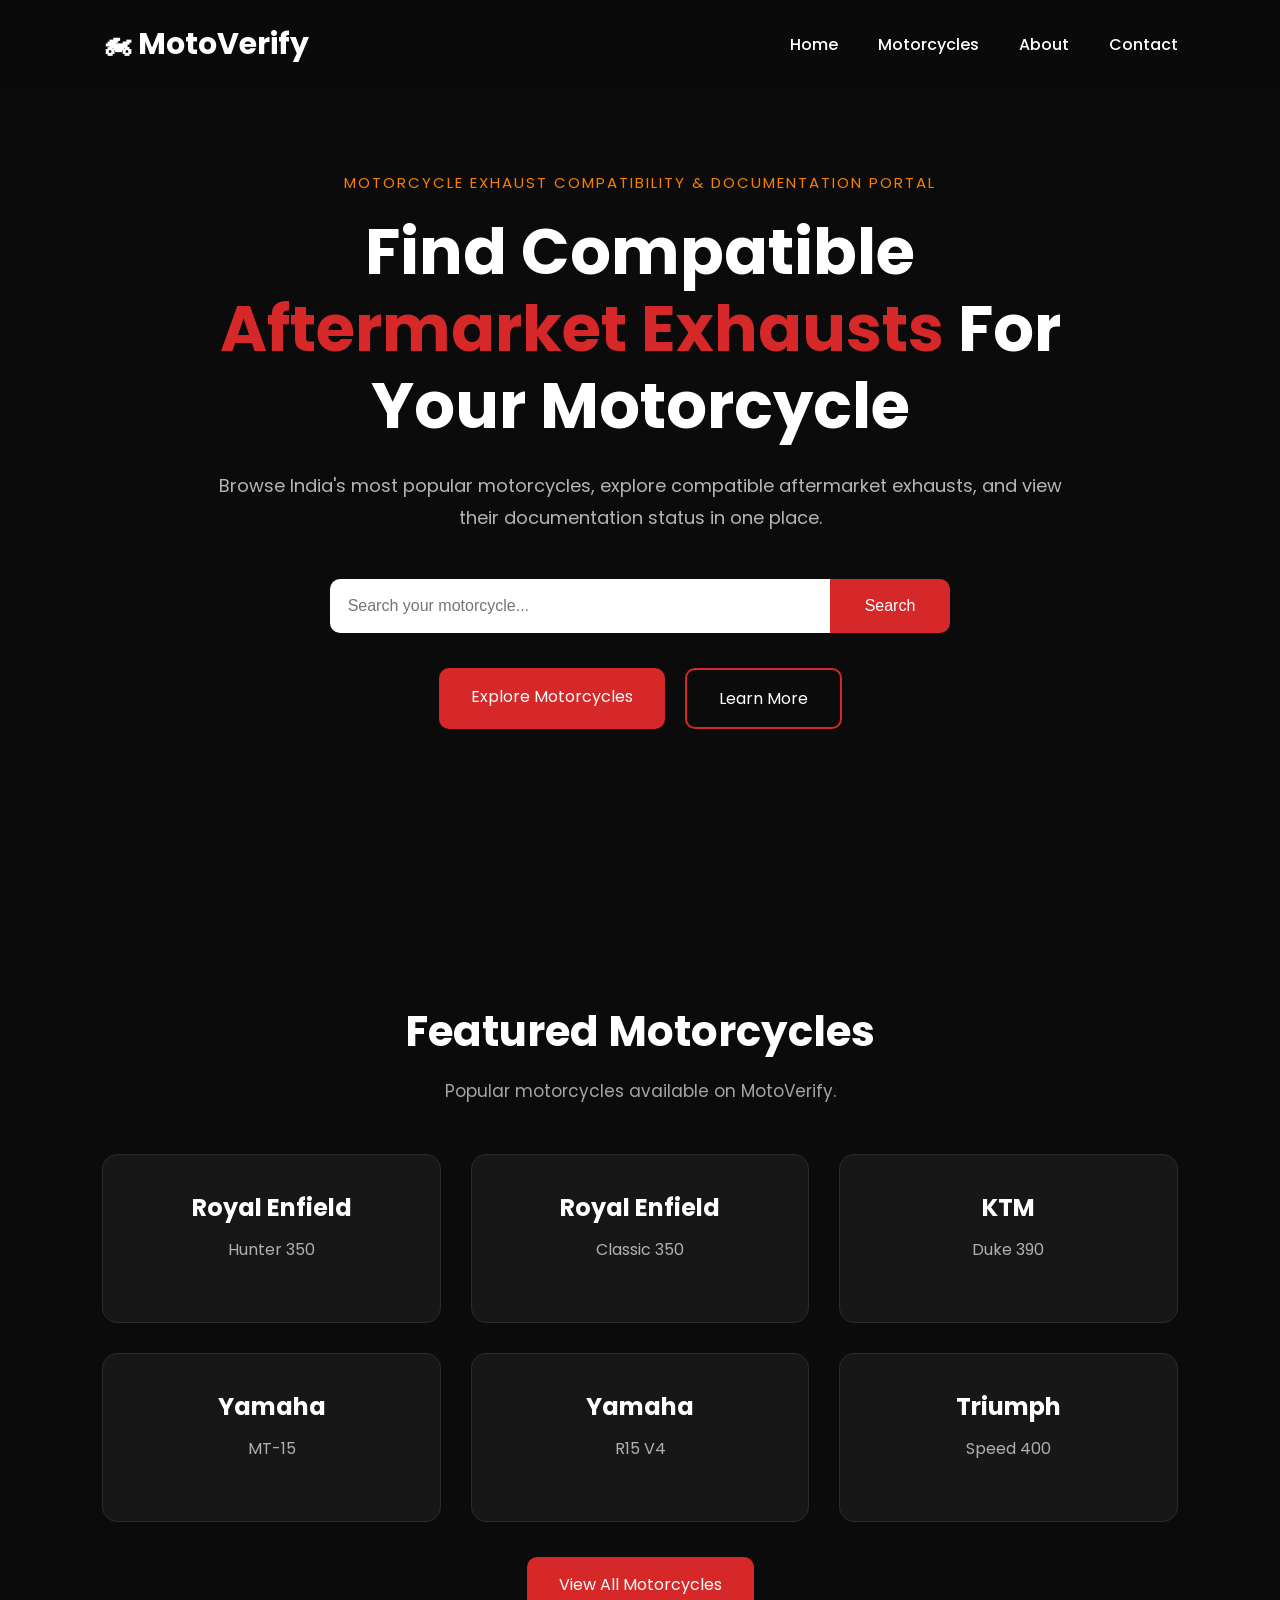
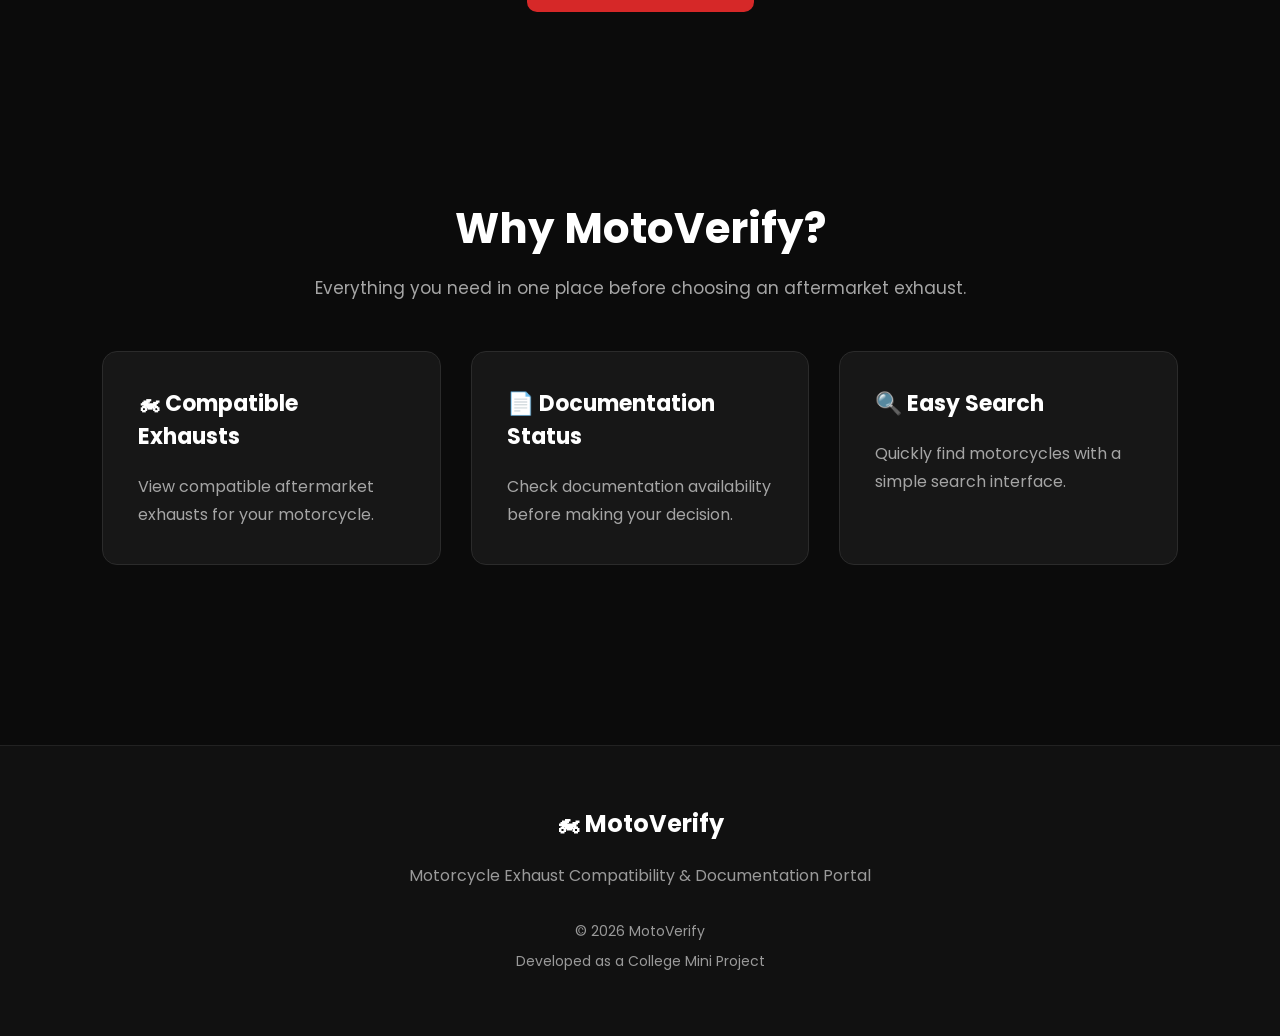
<file: index.html>
<!DOCTYPE html>
<html lang="en">

<head>
    <meta charset="UTF-8">
    <meta name="viewport" content="width=device-width, initial-scale=1.0">
    <title>MotoVerify | Motorcycle Exhaust Compatibility Portal</title>

    <!-- Google Font -->
    <link rel="preconnect" href="https://fonts.googleapis.com">
    <link rel="preconnect" href="https://fonts.gstatic.com" crossorigin>

    <link
        href="https://fonts.googleapis.com/css2?family=Poppins:wght@300;400;500;600;700;800&display=swap"
        rel="stylesheet">

    <!-- CSS -->
    <link rel="stylesheet" href="css/style.css">
</head>

<body>

    <!-- ================= NAVIGATION ================= -->

    <nav>

        <div class="logo">
            <h2>🏍 MotoVerify</h2>
        </div>

        <ul>
            <li><a href="index.html">Home</a></li>
            <li><a href="motorcycles.html">Motorcycles</a></li>
            <li><a href="about.html">About</a></li>
            <li><a href="contact.html">Contact</a></li>
        </ul>

    </nav>

    <!-- ================= HERO SECTION ================= -->

    <section class="hero">

        <div class="hero-content">

            <p class="subtitle">
                Motorcycle Exhaust Compatibility & Documentation Portal
            </p>

            <h1>
                Find Compatible
                <span>Aftermarket Exhausts</span>
                For Your Motorcycle
            </h1>

            <p class="description">

                Browse India's most popular motorcycles,
                explore compatible aftermarket exhausts,
                and view their documentation status
                in one place.

            </p>

           <div class="search-box">

    <input
        type="text"
        id="searchInput"
        placeholder="Search your motorcycle..."
        autocomplete="off">

    <button onclick="searchBike()">Search</button>

</div>

<div id="suggestions" class="suggestions"></div>

            <div class="hero-buttons">

                <a href="motorcycles.html" class="primary-btn">
                    Explore Motorcycles
                </a>

                <a href="about.html" class="secondary-btn">
                    Learn More
                </a>

            </div>

        </div>

    </section>

    <!-- ================= FEATURED MOTORCYCLES ================= -->

    <section class="featured">

        <div class="section-heading">

            <h2>Featured Motorcycles</h2>

            <p>
                Popular motorcycles available on MotoVerify.
            </p>

        </div>

        <div class="bike-grid">

            <div class="bike-card">
                <h3>Royal Enfield</h3>
                <p>Hunter 350</p>
            </div>

            <div class="bike-card">
                <h3>Royal Enfield</h3>
                <p>Classic 350</p>
            </div>

            <div class="bike-card">
                <h3>KTM</h3>
                <p>Duke 390</p>
            </div>

            <div class="bike-card">
                <h3>Yamaha</h3>
                <p>MT-15</p>
            </div>

            <div class="bike-card">
                <h3>Yamaha</h3>
                <p>R15 V4</p>
            </div>

            <div class="bike-card">
                <h3>Triumph</h3>
                <p>Speed 400</p>
            </div>

        </div>

        <div class="view-all">

            <a href="motorcycles.html" class="primary-btn">
                View All Motorcycles
            </a>

        </div>

    </section>

    <!-- ================= WHY MOTOVERIFY ================= -->

    <section class="why">

        <div class="section-heading">

            <h2>Why MotoVerify?</h2>

            <p>
                Everything you need in one place before choosing an aftermarket exhaust.
            </p>

        </div>

        <div class="why-grid">

            <div class="why-card">

                <h3>🏍 Compatible Exhausts</h3>

                <p>
                    View compatible aftermarket exhausts
                    for your motorcycle.
                </p>

            </div>

            <div class="why-card">

                <h3>📄 Documentation Status</h3>

                <p>
                    Check documentation availability
                    before making your decision.
                </p>

            </div>

            <div class="why-card">

                <h3>🔍 Easy Search</h3>

                <p>
                    Quickly find motorcycles
                    with a simple search interface.
                </p>

            </div>

        </div>

    </section>

    <!-- ================= FOOTER ================= -->

    <footer>

        <h2>🏍 MotoVerify</h2>

        <p>
            Motorcycle Exhaust Compatibility &
            Documentation Portal
        </p>

        <p class="copyright">

            © 2026 MotoVerify

            <br>

            Developed as a College Mini Project

        </p>

    </footer>

    <script src="js/bikes.js"></script>
<script src="js/script.js"></script>

</body>

</html>
</file>
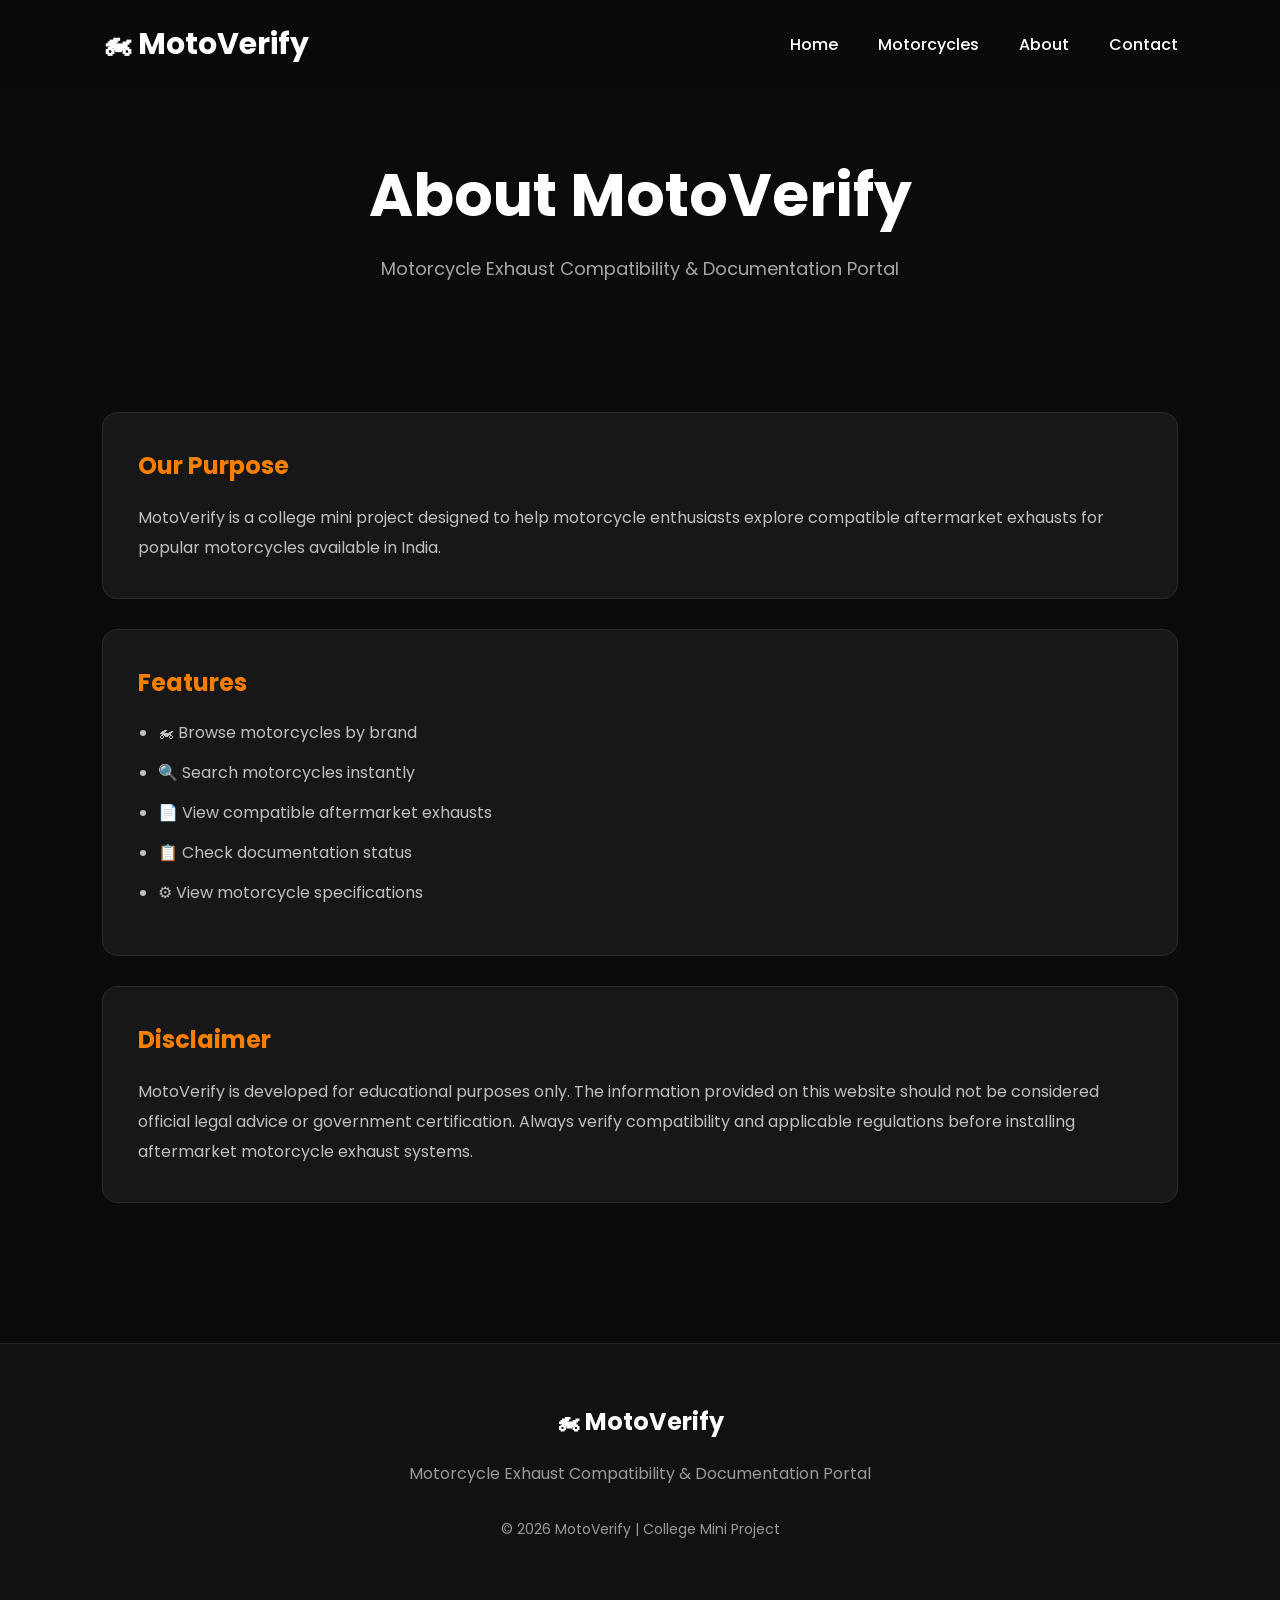
<file: about.html>
<!DOCTYPE html>
<html lang="en">

<head>

    <meta charset="UTF-8">
    <meta name="viewport" content="width=device-width, initial-scale=1.0">

    <title>About | MotoVerify</title>

    <link rel="preconnect" href="https://fonts.googleapis.com">
    <link rel="preconnect" href="https://fonts.gstatic.com" crossorigin>

    <link href="https://fonts.googleapis.com/css2?family=Poppins:wght@300;400;500;600;700;800&display=swap"
        rel="stylesheet">

    <link rel="stylesheet" href="css/style.css">

</head>

<body>

    <!-- Navigation -->

    <nav>

        <div class="logo">
            <h2>🏍 MotoVerify</h2>
        </div>

        <ul>
            <li><a href="index.html">Home</a></li>
            <li><a href="motorcycles.html">Motorcycles</a></li>
            <li><a href="about.html">About</a></li>
            <li><a href="contact.html">Contact</a></li>
        </ul>

    </nav>

    <!-- About -->

    <section class="page-header">

        <h1>About MotoVerify</h1>

        <p>
            Motorcycle Exhaust Compatibility & Documentation Portal
        </p>

    </section>

    <section class="about-section">

        <div class="about-card">

            <h2>Our Purpose</h2>

            <p>

                MotoVerify is a college mini project designed to help motorcycle
                enthusiasts explore compatible aftermarket exhausts for popular
                motorcycles available in India.

            </p>

        </div>

        <div class="about-card">

            <h2>Features</h2>

            <ul>

                <li>🏍 Browse motorcycles by brand</li>

                <li>🔍 Search motorcycles instantly</li>

                <li>📄 View compatible aftermarket exhausts</li>

                <li>📋 Check documentation status</li>

                <li>⚙ View motorcycle specifications</li>

            </ul>

        </div>

        <div class="about-card">

            <h2>Disclaimer</h2>

            <p>

                MotoVerify is developed for educational purposes only.
                The information provided on this website should not be considered
                official legal advice or government certification.

                Always verify compatibility and applicable regulations before
                installing aftermarket motorcycle exhaust systems.

            </p>

        </div>

    </section>

    <footer>

        <h2>🏍 MotoVerify</h2>

        <p>Motorcycle Exhaust Compatibility & Documentation Portal</p>

        <p class="copyright">

            © 2026 MotoVerify | College Mini Project

        </p>

    </footer>

</body>

</html>
</file>
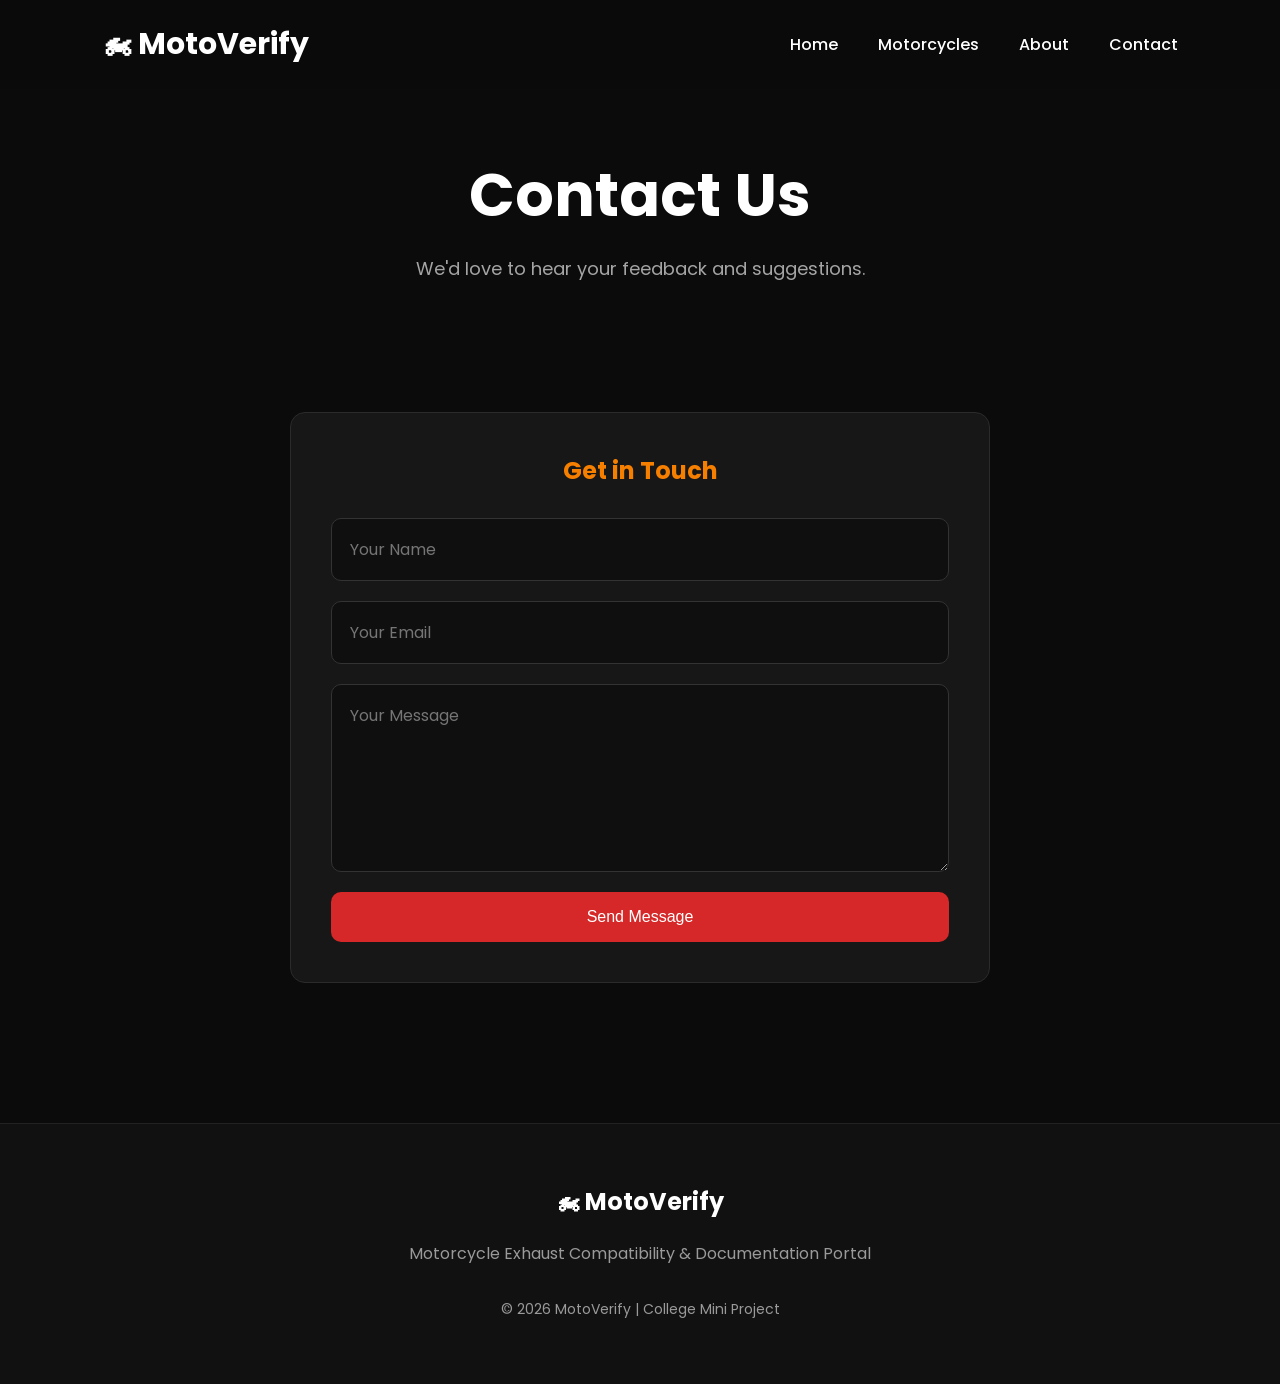
<file: contact.html>
<!DOCTYPE html>
<html lang="en">

<head>

    <meta charset="UTF-8">
    <meta name="viewport" content="width=device-width, initial-scale=1.0">

    <title>Contact | MotoVerify</title>

    <link rel="preconnect" href="https://fonts.googleapis.com">
    <link rel="preconnect" href="https://fonts.gstatic.com" crossorigin>

    <link href="https://fonts.googleapis.com/css2?family=Poppins:wght@300;400;500;600;700;800&display=swap"
        rel="stylesheet">

    <link rel="stylesheet" href="css/style.css">

</head>

<body>

    <!-- Navigation -->

    <nav>

        <div class="logo">
            <h2>🏍 MotoVerify</h2>
        </div>

        <ul>
            <li><a href="index.html">Home</a></li>
            <li><a href="motorcycles.html">Motorcycles</a></li>
            <li><a href="about.html">About</a></li>
            <li><a href="contact.html">Contact</a></li>
        </ul>

    </nav>

    <!-- Header -->

    <section class="page-header">

        <h1>Contact Us</h1>

        <p>
            We'd love to hear your feedback and suggestions.
        </p>

    </section>

    <!-- Contact Form -->

    <section class="contact-section">

        <div class="contact-card">

            <h2>Get in Touch</h2>

            <form>

                <input
                    type="text"
                    placeholder="Your Name"
                    required>

                <input
                    type="email"
                    placeholder="Your Email"
                    required>

                <textarea
                    rows="6"
                    placeholder="Your Message"
                    required></textarea>

                <button
                    type="submit"
                    class="primary-btn">
                    Send Message
                </button>

            </form>

        </div>

    </section>

    <!-- Footer -->

    <footer>

        <h2>🏍 MotoVerify</h2>

        <p>Motorcycle Exhaust Compatibility & Documentation Portal</p>

        <p class="copyright">

            © 2026 MotoVerify | College Mini Project

        </p>

    </footer>

</body>

</html>
</file>
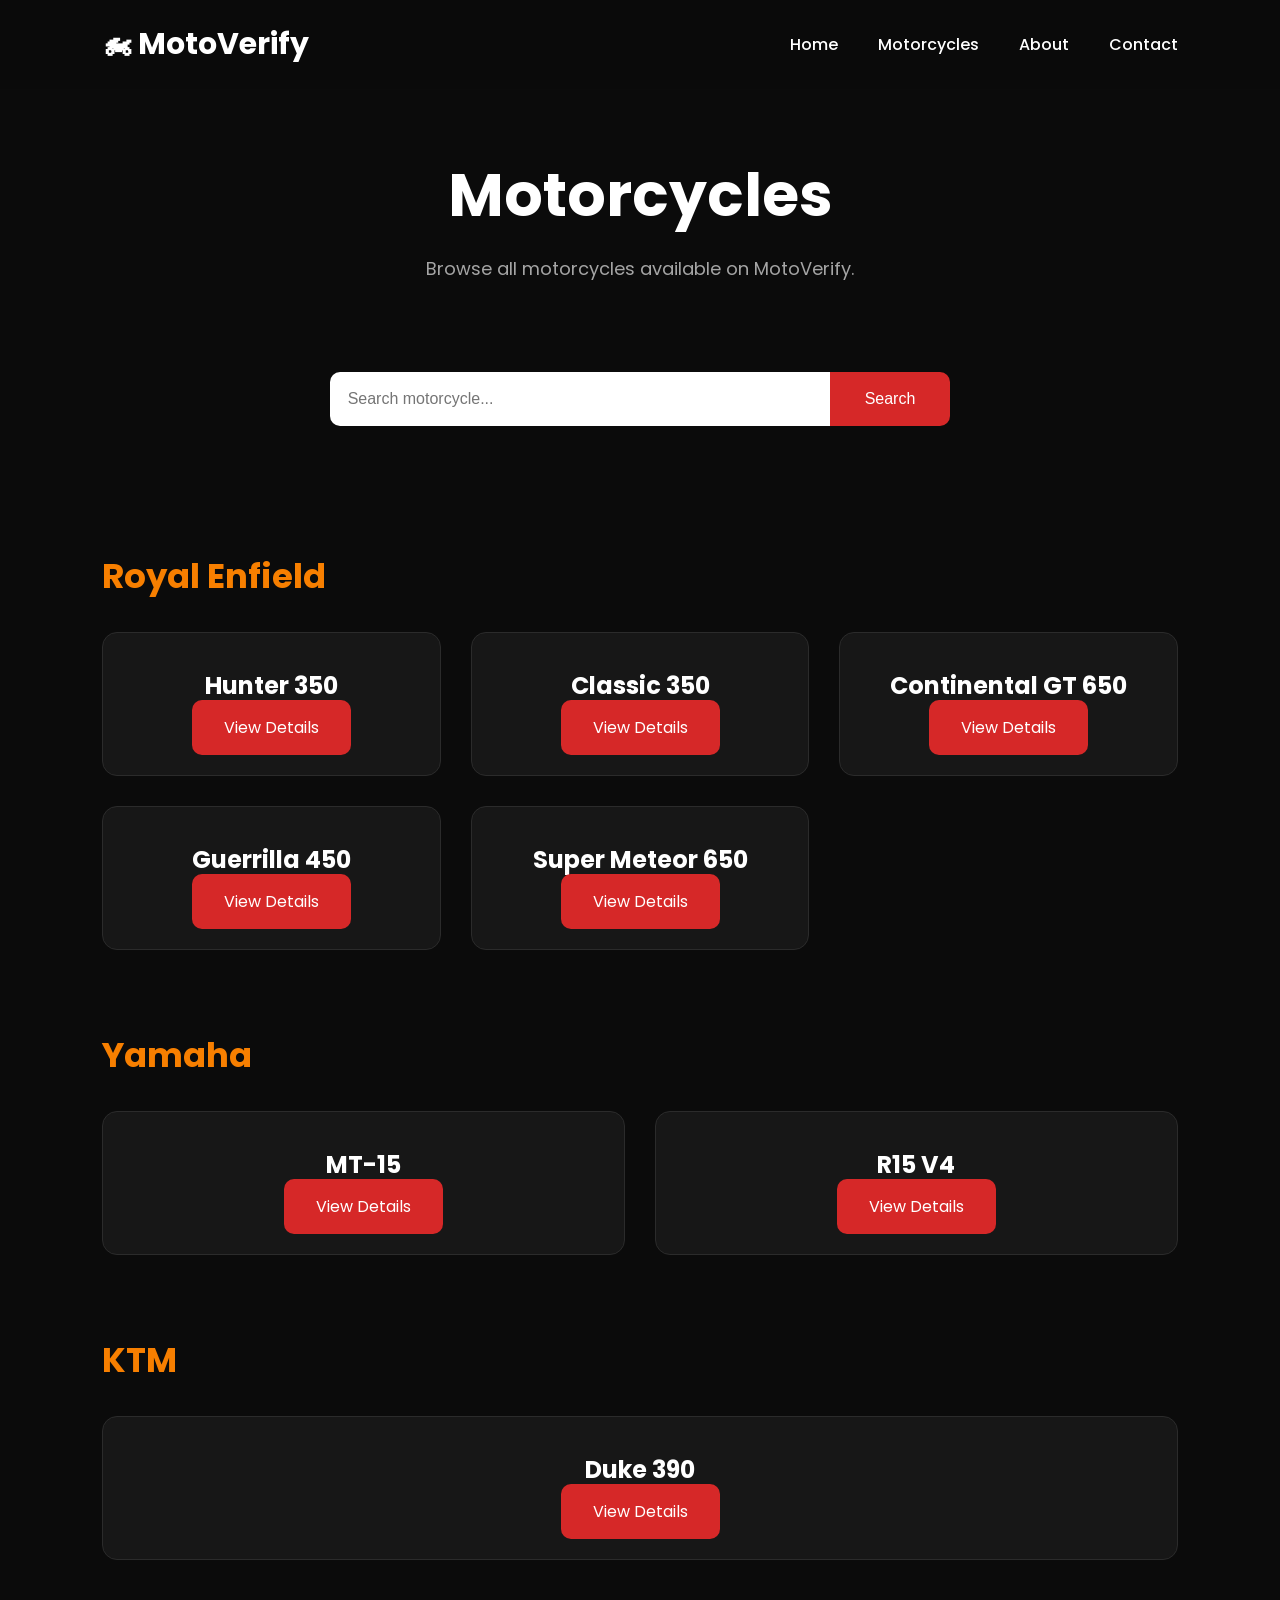
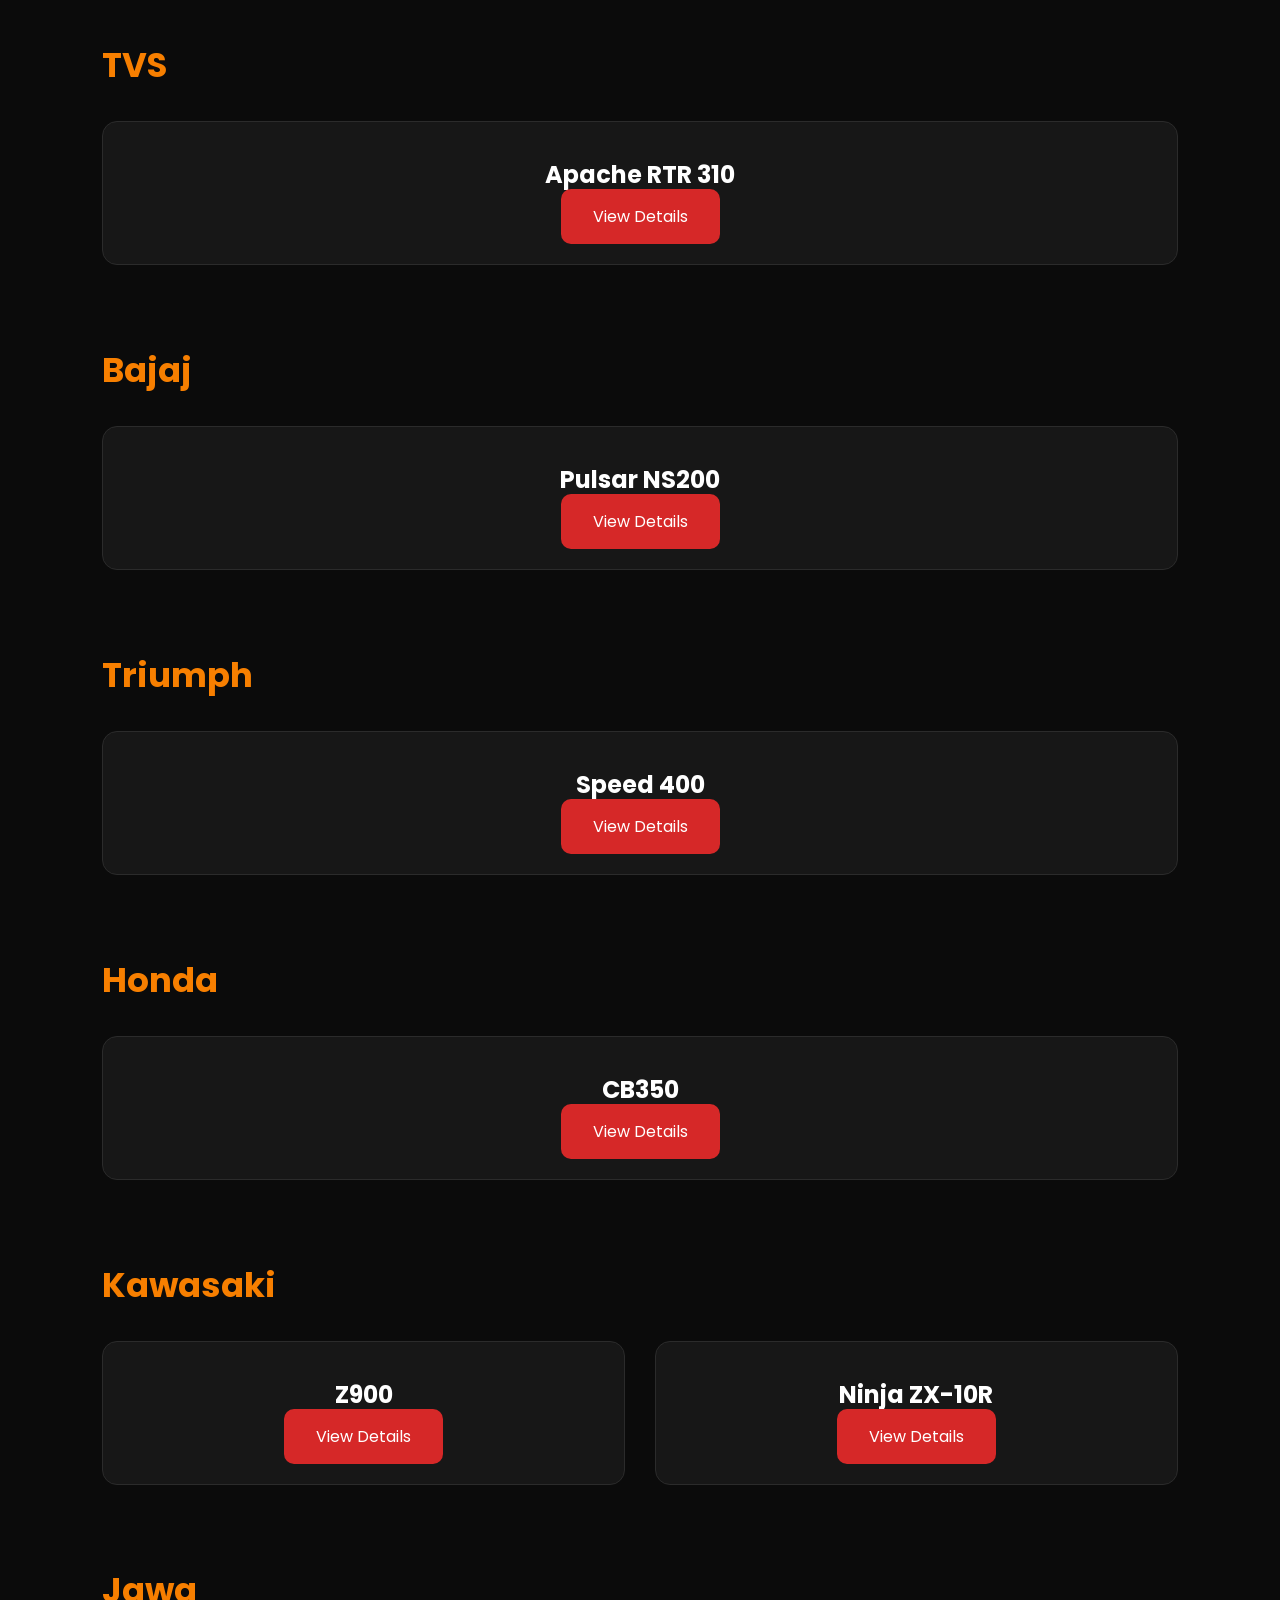
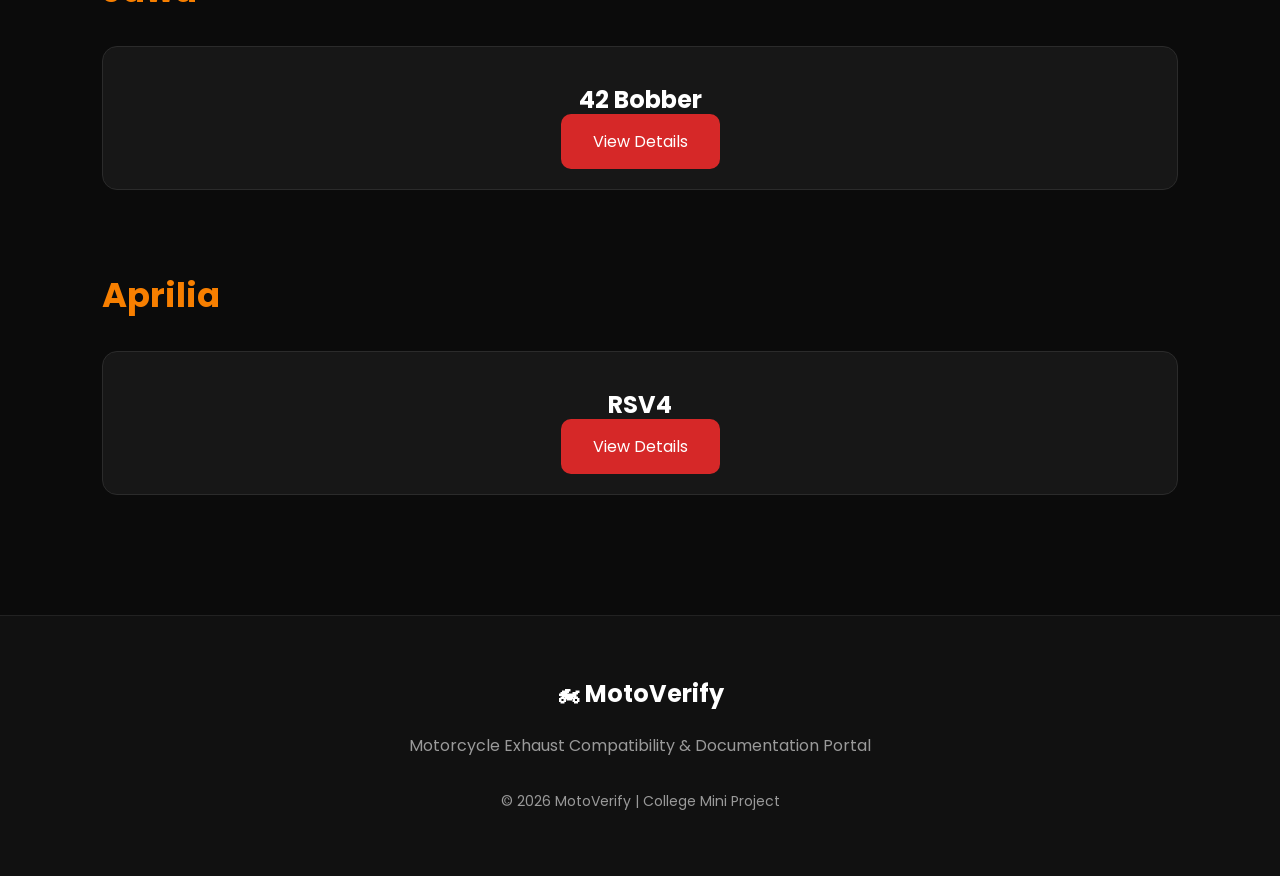
<file: motorcycles.html>
<!DOCTYPE html>
<html lang="en">

<head>

    <meta charset="UTF-8">
    <meta name="viewport" content="width=device-width, initial-scale=1.0">

    <title>Motorcycles | MotoVerify</title>

    <link rel="preconnect" href="https://fonts.googleapis.com">
    <link rel="preconnect" href="https://fonts.gstatic.com" crossorigin>

    <link href="https://fonts.googleapis.com/css2?family=Poppins:wght@300;400;500;600;700;800&display=swap"
        rel="stylesheet">

    <link rel="stylesheet" href="css/style.css">

</head>

<body>

    <!-- ================= NAVBAR ================= -->

    <nav>

        <div class="logo">
            <h2>🏍 MotoVerify</h2>
        </div>

        <ul>
            <li><a href="index.html">Home</a></li>
            <li><a href="motorcycles.html">Motorcycles</a></li>
            <li><a href="about.html">About</a></li>
            <li><a href="contact.html">Contact</a></li>
        </ul>

    </nav>

    <!-- ================= PAGE HEADER ================= -->

    <section class="page-header">

        <h1>Motorcycles</h1>

        <p>
            Browse all motorcycles available on MotoVerify.
        </p>

    </section>

    <section class="search-section">

    <div class="search-box">

        <input
            type="text"
            id="searchMotorcycle"
            placeholder="Search motorcycle..."
            autocomplete="off">

        <button onclick="searchMotorcycle()">
            Search
        </button>

    </div>

    <div id="motorcycleSuggestions" class="suggestions"></div>

</section>

    <!-- ================= ROYAL ENFIELD ================= -->

    <section class="brand-section">

        <h2>Royal Enfield</h2>

        <div class="bike-grid">

            <div class="bike-card">
                <h3>Hunter 350</h3>
                <a href="bike.html?id=hunter350" class="primary-btn">View Details</a>
            </div>

            <div class="bike-card">
                <h3>Classic 350</h3>
                <a href="bike.html?id=classic350" class="primary-btn">View Details</a>
            </div>

            <div class="bike-card">
                <h3>Continental GT 650</h3>
                <a href="bike.html?id=gt650" class="primary-btn">View Details</a>
            </div>

            <div class="bike-card">
                <h3>Guerrilla 450</h3>
                <a href="bike.html?id=guerrilla450" class="primary-btn">View Details</a>
            </div>

            <div class="bike-card">
                <h3>Super Meteor 650</h3>
                <a href="bike.html?id=supermeteor650" class="primary-btn">View Details</a>
            </div>

        </div>

    </section>

    <!-- ================= YAMAHA ================= -->

    <section class="brand-section">

        <h2>Yamaha</h2>

        <div class="bike-grid">

            <div class="bike-card">
                <h3>MT-15</h3>
                <a href="bike.html?id=mt15" class="primary-btn">View Details</a>
            </div>

            <div class="bike-card">
                <h3>R15 V4</h3>
                <a href="bike.html?id=r15v4" class="primary-btn">View Details</a>
            </div>

        </div>

    </section>

    <!-- ================= KTM ================= -->

    <section class="brand-section">

        <h2>KTM</h2>

        <div class="bike-grid">

            <div class="bike-card">
                <h3>Duke 390</h3>
                <a href="bike.html?id=duke390" class="primary-btn">View Details</a>
            </div>

        </div>

    </section>

    <!-- ================= TVS ================= -->

    <section class="brand-section">

        <h2>TVS</h2>

        <div class="bike-grid">

            <div class="bike-card">
                <h3>Apache RTR 310</h3>
                <a href="bike.html?id=apache310" class="primary-btn">View Details</a>
            </div>

        </div>

    </section>

    <!-- ================= BAJAJ ================= -->

    <section class="brand-section">

        <h2>Bajaj</h2>

        <div class="bike-grid">

            <div class="bike-card">
                <h3>Pulsar NS200</h3>
                <a href="bike.html?id=ns200" class="primary-btn">View Details</a>
            </div>

        </div>

    </section>

    <!-- ================= TRIUMPH ================= -->

    <section class="brand-section">

        <h2>Triumph</h2>

        <div class="bike-grid">

            <div class="bike-card">
                <h3>Speed 400</h3>
                <a href="bike.html?id=speed400" class="primary-btn">View Details</a>
            </div>

        </div>

    </section>

    <!-- ================= HONDA ================= -->

    <section class="brand-section">

        <h2>Honda</h2>

        <div class="bike-grid">

            <div class="bike-card">
                <h3>CB350</h3>
                <a href="bike.html?id=cb350" class="primary-btn">View Details</a>
            </div>

        </div>

    </section>

    <!-- ================= KAWASAKI ================= -->

    <section class="brand-section">

        <h2>Kawasaki</h2>

        <div class="bike-grid">

            <div class="bike-card">
                <h3>Z900</h3>
                <a href="bike.html?id=z900" class="primary-btn">View Details</a>
            </div>

            <div class="bike-card">
                <h3>Ninja ZX-10R</h3>
                <a href="bike.html?id=zx10r" class="primary-btn">View Details</a>
            </div>

        </div>

    </section>

    <!-- ================= JAWA ================= -->

    <section class="brand-section">

        <h2>Jawa</h2>

        <div class="bike-grid">

            <div class="bike-card">
                <h3>42 Bobber</h3>
                <a href="bike.html?id=42bobber" class="primary-btn">View Details</a>
            </div>

        </div>

    </section>

    <!-- ================= APRILIA ================= -->

    <section class="brand-section">

        <h2>Aprilia</h2>

        <div class="bike-grid">

            <div class="bike-card">
                <h3>RSV4</h3>
                <a href="bike.html?id=rsv4" class="primary-btn">View Details</a>
            </div>

        </div>

    </section>

    <!-- ================= FOOTER ================= -->

    <footer>

        <h2>🏍 MotoVerify</h2>

        <p>Motorcycle Exhaust Compatibility & Documentation Portal</p>

        <p class="copyright">
            © 2026 MotoVerify | College Mini Project
        </p>

    </footer>

    <script src="js/bikes.js"></script>
<script src="js/script.js"></script>

</body>

</html>
</file>
<file: css/style.css>
/* ===========================
   GLOBAL STYLES
=========================== */

*{
    margin:0;
    padding:0;
    box-sizing:border-box;
}

html{
    scroll-behavior:smooth;
}

body{
    font-family:'Poppins',sans-serif;
    background:#0B0B0B;
    color:#FFFFFF;
}

/* ===========================
   NAVBAR
=========================== */

nav{

    width:100%;

    display:flex;

    justify-content:space-between;

    align-items:center;

    padding:22px 8%;

    position:fixed;

    top:0;

    left:0;

    background:rgba(11,11,11,0.92);

    backdrop-filter:blur(10px);

    z-index:1000;

}

.logo h2{

    font-size:30px;

    font-weight:700;

    color:#ffffff;

}

nav ul{

    display:flex;

    list-style:none;

    gap:40px;

}

nav a{

    text-decoration:none;

    color:#ffffff;

    font-weight:500;

    transition:.3s;

}

nav a:hover{

    color:#D62828;

}

/* ===========================
   HERO
=========================== */

.hero{

    min-height:100vh;

    display:flex;

    justify-content:center;

    align-items:center;

    text-align:center;

    padding:0 10%;

}

.hero-content{

    max-width:850px;

}

.subtitle{

    color:#F77F00;

    font-size:15px;

    letter-spacing:2px;

    margin-bottom:20px;

    text-transform:uppercase;

}

.hero h1{

    font-size:64px;

    line-height:1.2;

    margin-bottom:25px;

}

.hero h1 span{

    color:#D62828;

}

.description{

    color:#B5B5B5;

    font-size:18px;

    line-height:32px;

    margin-bottom:45px;

}

/* ===========================
   SEARCH BOX
=========================== */

.search-box{

    display:flex;

    justify-content:center;

    margin-bottom:35px;

}

.search-box input{

    width:500px;

    padding:18px;

    border:none;

    outline:none;

    border-radius:10px 0 0 10px;

    font-size:16px;

}

.search-box button{

    padding:18px 35px;

    border:none;

    cursor:pointer;

    background:#D62828;

    color:white;

    font-size:16px;

    border-radius:0 10px 10px 0;

    transition:.3s;

}

.search-box button:hover{

    background:#F77F00;

}

/* ===========================
   BUTTONS
=========================== */

.hero-buttons{

    display:flex;

    justify-content:center;

    gap:20px;

}

.primary-btn{

    text-decoration:none;

    background:#D62828;

    color:white;

    padding:16px 32px;

    border-radius:10px;

    transition:.3s;

}

.primary-btn:hover{

    background:#F77F00;

}

.secondary-btn{

    text-decoration:none;

    border:2px solid #D62828;

    color:white;

    padding:16px 32px;

    border-radius:10px;

    transition:.3s;

}

.secondary-btn:hover{

    background:#D62828;
}

/* ===========================
   SECTION TITLE
=========================== */

.section-heading{
    text-align:center;
    margin-bottom:50px;
}

.section-heading h2{
    font-size:42px;
    margin-bottom:15px;
}

.section-heading p{
    color:#A5A5A5;
    font-size:17px;
}

/* ===========================
   FEATURED SECTION
=========================== */

.featured{

    padding:100px 8%;

}

.bike-grid{

    display:grid;

    grid-template-columns:repeat(auto-fit,minmax(260px,1fr));

    gap:30px;

}

.bike-card{

    background:#171717;

    border-radius:15px;

    padding:35px;

    border:1px solid #2b2b2b;

    transition:.3s;

    text-align:center;

}

.bike-card:hover{

    transform:translateY(-8px);

    border-color:#D62828;

}

.bike-card h3{

    font-size:24px;

    margin-bottom:12px;

}

.bike-card p{

    color:#B0B0B0;

    margin-bottom:25px;

}

.view-all{

    margin-top:50px;

    text-align:center;

}

/* ===========================
   PAGE HEADER
=========================== */

.page-header{

    padding-top:150px;

    padding-bottom:70px;

    text-align:center;

}

.page-header h1{

    font-size:60px;

    margin-bottom:15px;

}

.page-header p{

    color:#A5A5A5;

    font-size:18px;

}

/* ===========================
   BRAND SECTION
=========================== */

.brand-section{

    padding:40px 8%;

}

.brand-section h2{

    font-size:34px;

    margin-bottom:30px;

    color:#F77F00;

}

/* ===========================
   WHY SECTION
=========================== */

.why{

    padding:100px 8%;

}

.why-grid{

    display:grid;

    grid-template-columns:repeat(auto-fit,minmax(280px,1fr));

    gap:30px;

}

.why-card{

    background:#171717;

    border-radius:15px;

    padding:35px;

    border:1px solid #2b2b2b;

    transition:.3s;

}

.why-card:hover{

    transform:translateY(-8px);

    border-color:#F77F00;

}

.why-card h3{

    margin-bottom:20px;

    font-size:22px;

}

.why-card p{

    color:#A5A5A5;

    line-height:28px;

}

/* ===========================
   FOOTER
=========================== */

footer{

    margin-top:80px;

    padding:60px 8%;

    background:#111111;

    text-align:center;

    border-top:1px solid #222;

}

footer h2{

    margin-bottom:20px;

}

footer p{

    color:#9A9A9A;

    line-height:30px;

}

.copyright{

    margin-top:25px;

    font-size:14px;

}

/* ===========================
   RESPONSIVE
=========================== */

@media(max-width:900px){

nav{

    flex-direction:column;

    gap:20px;

}

nav ul{

    gap:20px;

}

.hero h1{

    font-size:42px;

}

.description{

    font-size:16px;

}

.search-box{

    flex-direction:column;

    align-items:center;

}

.search-box input{

    width:100%;

    border-radius:10px;

    margin-bottom:15px;

}

.search-box button{

    width:100%;

    border-radius:10px;

}

.hero-buttons{

    flex-direction:column;

}

.page-header h1{

    font-size:42px;

}

}

/* ===========================
   BIKE DETAILS
=========================== */

.bike-details{

    padding:150px 8% 70px;

    display:grid;

    grid-template-columns:1fr 1fr;

    gap:50px;

    align-items:center;

}

.bike-image img{

    width:100%;

    border-radius:15px;

}

.bike-info h1{

    font-size:50px;

    margin-bottom:25px;

}

.bike-info p{

    margin-bottom:18px;

    color:#B5B5B5;

    font-size:18px;

}

.exhaust-section{

    padding:60px 8%;

}

.exhaust-section h2{

    margin-bottom:35px;

    font-size:36px;

}

#exhaustContainer{

    display:grid;

    grid-template-columns:repeat(auto-fit,minmax(260px,1fr));

    gap:25px;

}

.exhaust-card{

    background:#171717;

    padding:25px;

    border-radius:15px;

    border:1px solid #2b2b2b;

}

.exhaust-card h3{

    margin-bottom:12px;

}

.disclaimer{

    padding:40px 8%;

    color:#9A9A9A;

    line-height:30px;

}

/* ===========================
   SPECIFICATION CARDS
=========================== */

.spec-grid{

    display:grid;

    grid-template-columns:repeat(2,1fr);

    gap:20px;

    margin-top:30px;

}

.spec-card{

    background:#171717;

    border:1px solid #2d2d2d;

    border-radius:12px;

    padding:20px;

    transition:.3s;

}

.spec-card:hover{

    border-color:#D62828;

    transform:translateY(-5px);

}

.spec-card h3{

    color:#F77F00;

    font-size:18px;

    margin-bottom:10px;

}

.spec-card p{

    color:white;

    font-size:18px;

}

/* ===========================
   STATUS BADGE
=========================== */

.status{

    display:inline-block;

    margin-top:15px;

    background:#198754;

    color:white;

    padding:8px 16px;

    border-radius:50px;

    font-size:14px;

    font-weight:600;

}

/* ===========================
   SEARCH SUGGESTIONS
=========================== */

.suggestions{

    width:500px;

    margin:0 auto;

    background:#171717;

    border-radius:10px;

    overflow:hidden;

    text-align:left;

    display:none;

    border:1px solid #2b2b2b;

}

.suggestion-item{

    padding:15px 20px;

    cursor:pointer;

    transition:.3s;

}

.suggestion-item:hover{

    background:#D62828;

}

/* ===========================
   ABOUT PAGE
=========================== */

.about-section{

    padding:60px 8%;

    display:grid;

    gap:30px;

}

.about-card{

    background:#171717;

    border:1px solid #2b2b2b;

    border-radius:15px;

    padding:35px;

    transition:.3s;

}

.about-card:hover{

    border-color:#D62828;

    transform:translateY(-5px);

}

.about-card h2{

    color:#F77F00;

    margin-bottom:20px;

}

.about-card p{

    color:#C0C0C0;

    line-height:30px;

}

.about-card ul{

    padding-left:20px;

}

.about-card li{

    color:#C0C0C0;

    margin-bottom:15px;

}

/* ===========================
   CONTACT PAGE
=========================== */

.contact-section{

    padding:60px 8%;

    display:flex;

    justify-content:center;

}

.contact-card{

    width:700px;

    background:#171717;

    border:1px solid #2b2b2b;

    border-radius:15px;

    padding:40px;

}

.contact-card h2{

    color:#F77F00;

    margin-bottom:30px;

    text-align:center;

}

.contact-card form{

    display:flex;

    flex-direction:column;

    gap:20px;

}

.contact-card input,
.contact-card textarea{

    background:#0f0f0f;

    color:white;

    border:1px solid #333;

    border-radius:10px;

    padding:18px;

    font-size:16px;

    outline:none;

    font-family:'Poppins',sans-serif;

}

.contact-card input:focus,
.contact-card textarea:focus{

    border-color:#D62828;

}

.contact-card button{

    border:none;

    cursor:pointer;

    font-size:16px;

}

.search-section{

    padding:20px 8% 50px;

    text-align:center;

}

.suggestion-item small{

    color:#aaaaaa;

}
</file>
